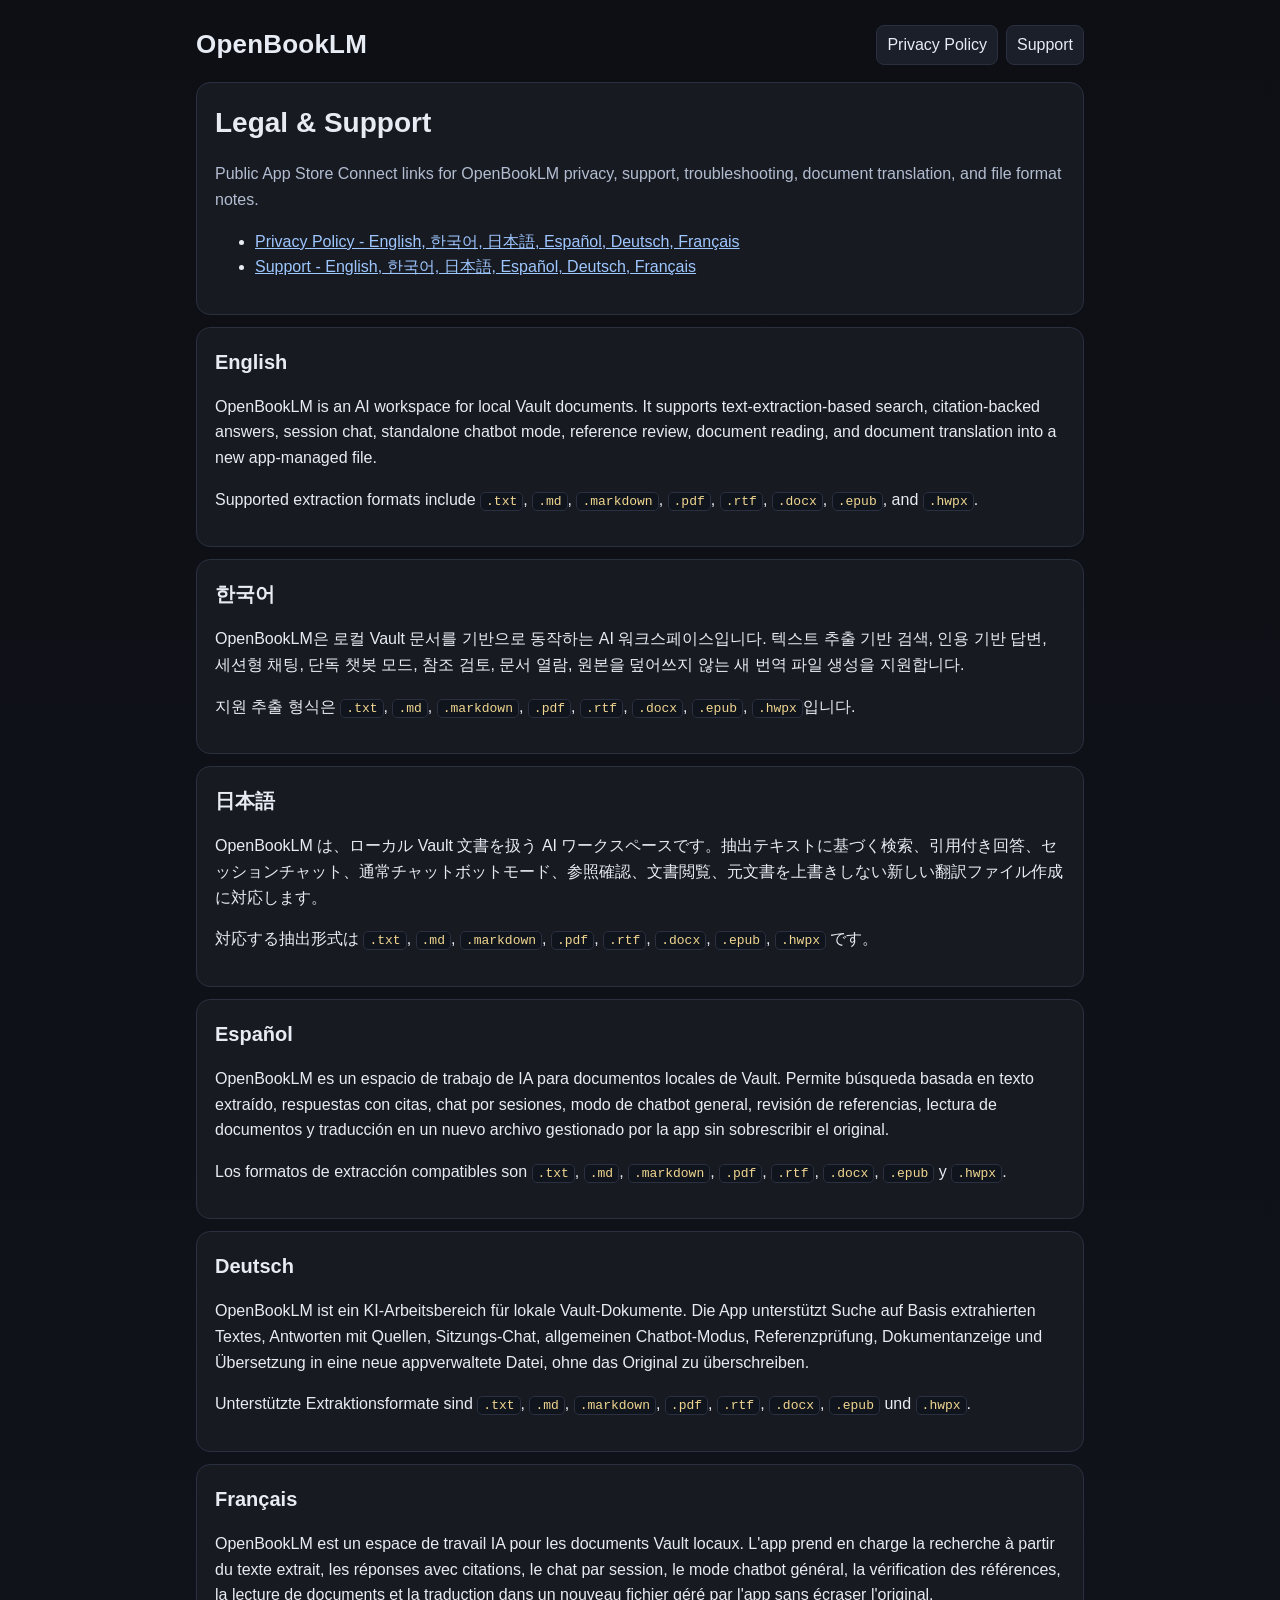
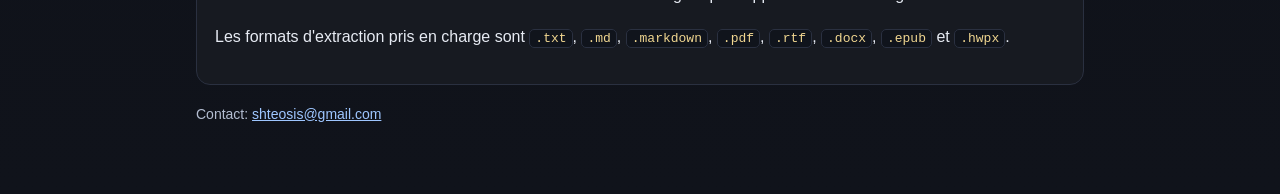
<file: index.html>
<!doctype html>
<html lang="en">
<head>
  <meta charset="utf-8" />
  <meta name="viewport" content="width=device-width, initial-scale=1" />
  <title>OpenBookLM - Legal & Support</title>
  <link rel="stylesheet" href="./styles.css" />
</head>
<body>
  <main class="wrap">
    <div class="top">
      <div class="brand">OpenBookLM</div>
      <nav class="links">
        <a href="./privacy.html">Privacy Policy</a>
        <a href="./support.html">Support</a>
      </nav>
    </div>

    <section class="card">
      <h1>Legal & Support</h1>
      <p class="muted">Public App Store Connect links for OpenBookLM privacy, support, troubleshooting, document translation, and file format notes.</p>
      <ul>
        <li><a href="./privacy.html">Privacy Policy - English, 한국어, 日本語, Español, Deutsch, Français</a></li>
        <li><a href="./support.html">Support - English, 한국어, 日本語, Español, Deutsch, Français</a></li>
      </ul>
    </section>

    <section class="card">
      <h2>English</h2>
      <p>OpenBookLM is an AI workspace for local Vault documents. It supports text-extraction-based search, citation-backed answers, session chat, standalone chatbot mode, reference review, document reading, and document translation into a new app-managed file.</p>
      <p>Supported extraction formats include <code>.txt</code>, <code>.md</code>, <code>.markdown</code>, <code>.pdf</code>, <code>.rtf</code>, <code>.docx</code>, <code>.epub</code>, and <code>.hwpx</code>.</p>
    </section>

    <section class="card">
      <h2>한국어</h2>
      <p>OpenBookLM은 로컬 Vault 문서를 기반으로 동작하는 AI 워크스페이스입니다. 텍스트 추출 기반 검색, 인용 기반 답변, 세션형 채팅, 단독 챗봇 모드, 참조 검토, 문서 열람, 원본을 덮어쓰지 않는 새 번역 파일 생성을 지원합니다.</p>
      <p>지원 추출 형식은 <code>.txt</code>, <code>.md</code>, <code>.markdown</code>, <code>.pdf</code>, <code>.rtf</code>, <code>.docx</code>, <code>.epub</code>, <code>.hwpx</code>입니다.</p>
    </section>

    <section class="card">
      <h2>日本語</h2>
      <p>OpenBookLM は、ローカル Vault 文書を扱う AI ワークスペースです。抽出テキストに基づく検索、引用付き回答、セッションチャット、通常チャットボットモード、参照確認、文書閲覧、元文書を上書きしない新しい翻訳ファイル作成に対応します。</p>
      <p>対応する抽出形式は <code>.txt</code>, <code>.md</code>, <code>.markdown</code>, <code>.pdf</code>, <code>.rtf</code>, <code>.docx</code>, <code>.epub</code>, <code>.hwpx</code> です。</p>
    </section>

    <section class="card">
      <h2>Español</h2>
      <p>OpenBookLM es un espacio de trabajo de IA para documentos locales de Vault. Permite búsqueda basada en texto extraído, respuestas con citas, chat por sesiones, modo de chatbot general, revisión de referencias, lectura de documentos y traducción en un nuevo archivo gestionado por la app sin sobrescribir el original.</p>
      <p>Los formatos de extracción compatibles son <code>.txt</code>, <code>.md</code>, <code>.markdown</code>, <code>.pdf</code>, <code>.rtf</code>, <code>.docx</code>, <code>.epub</code> y <code>.hwpx</code>.</p>
    </section>

    <section class="card">
      <h2>Deutsch</h2>
      <p>OpenBookLM ist ein KI-Arbeitsbereich für lokale Vault-Dokumente. Die App unterstützt Suche auf Basis extrahierten Textes, Antworten mit Quellen, Sitzungs-Chat, allgemeinen Chatbot-Modus, Referenzprüfung, Dokumentanzeige und Übersetzung in eine neue appverwaltete Datei, ohne das Original zu überschreiben.</p>
      <p>Unterstützte Extraktionsformate sind <code>.txt</code>, <code>.md</code>, <code>.markdown</code>, <code>.pdf</code>, <code>.rtf</code>, <code>.docx</code>, <code>.epub</code> und <code>.hwpx</code>.</p>
    </section>

    <section class="card">
      <h2>Français</h2>
      <p>OpenBookLM est un espace de travail IA pour les documents Vault locaux. L'app prend en charge la recherche à partir du texte extrait, les réponses avec citations, le chat par session, le mode chatbot général, la vérification des références, la lecture de documents et la traduction dans un nouveau fichier géré par l'app sans écraser l'original.</p>
      <p>Les formats d'extraction pris en charge sont <code>.txt</code>, <code>.md</code>, <code>.markdown</code>, <code>.pdf</code>, <code>.rtf</code>, <code>.docx</code>, <code>.epub</code> et <code>.hwpx</code>.</p>
    </section>

    <p class="footer">Contact: <a href="mailto:shteosis@gmail.com">shteosis@gmail.com</a></p>
  </main>
</body>
</html>
</file>
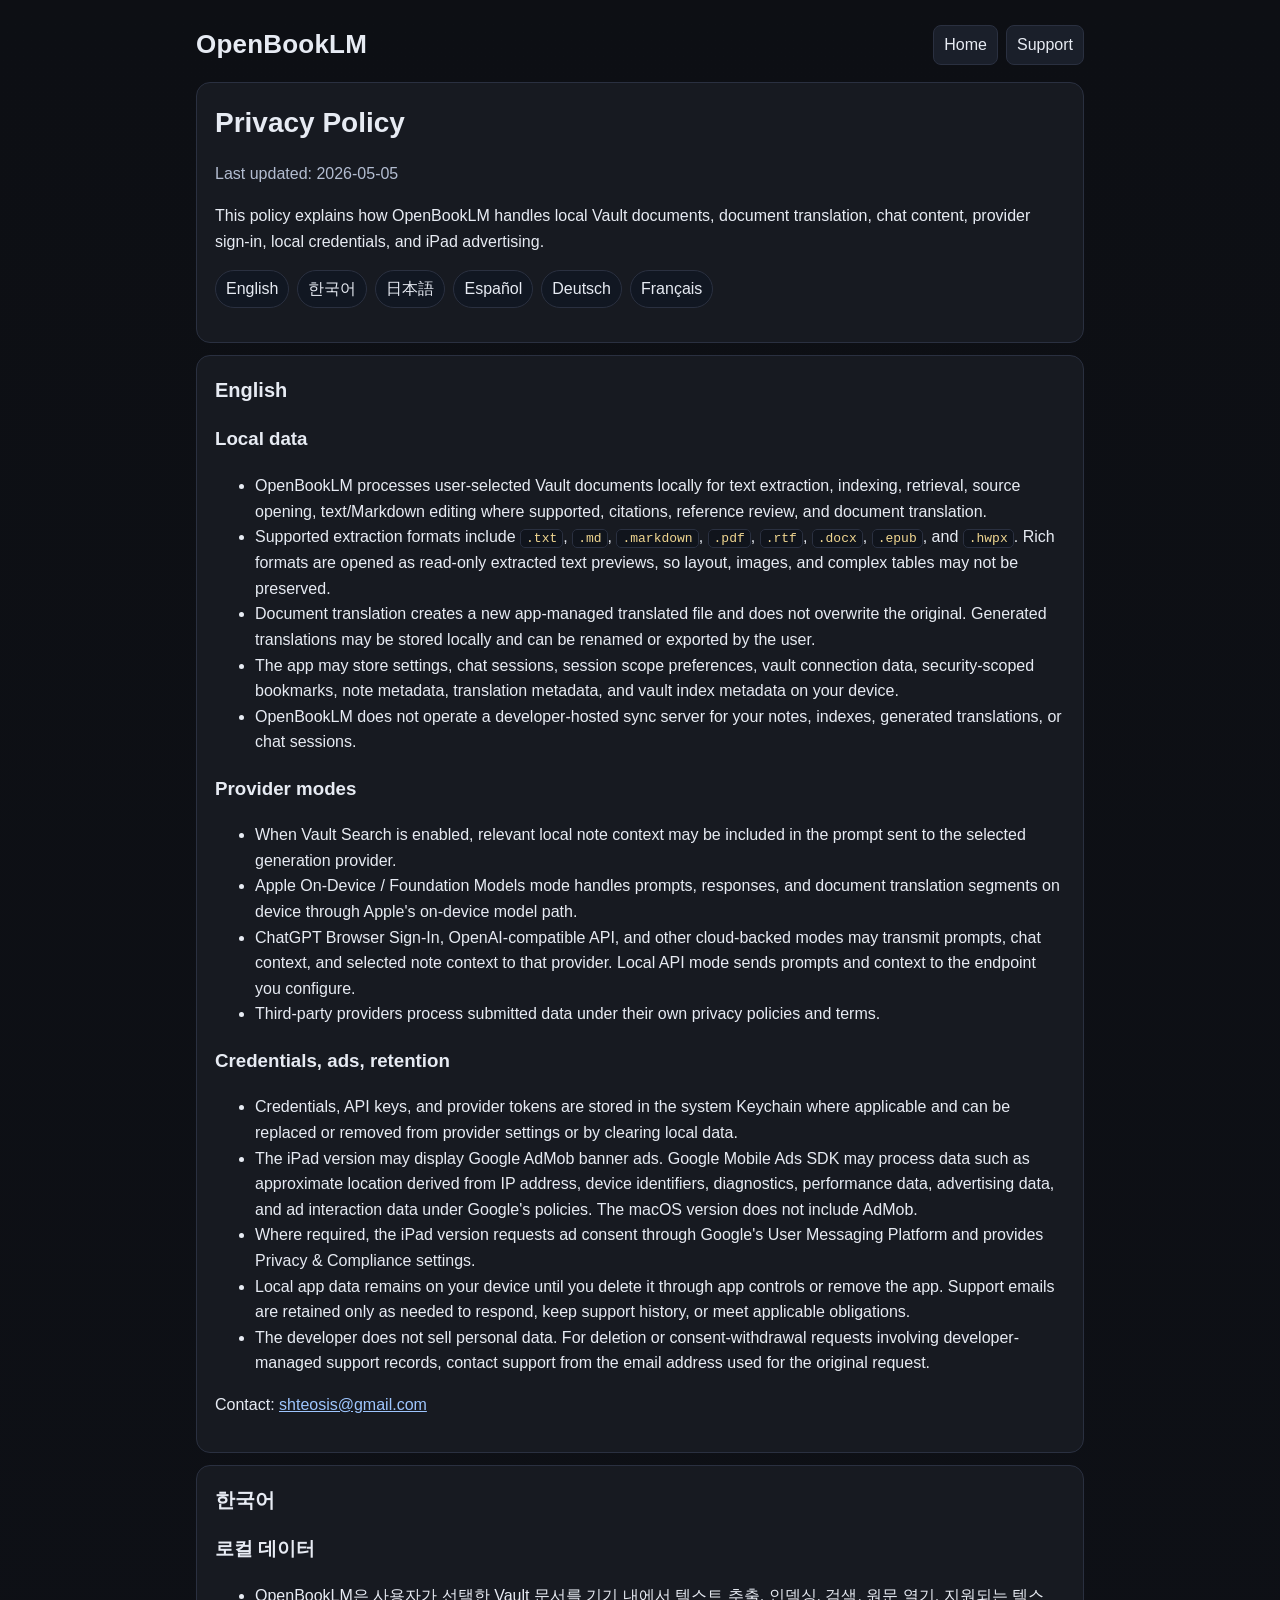
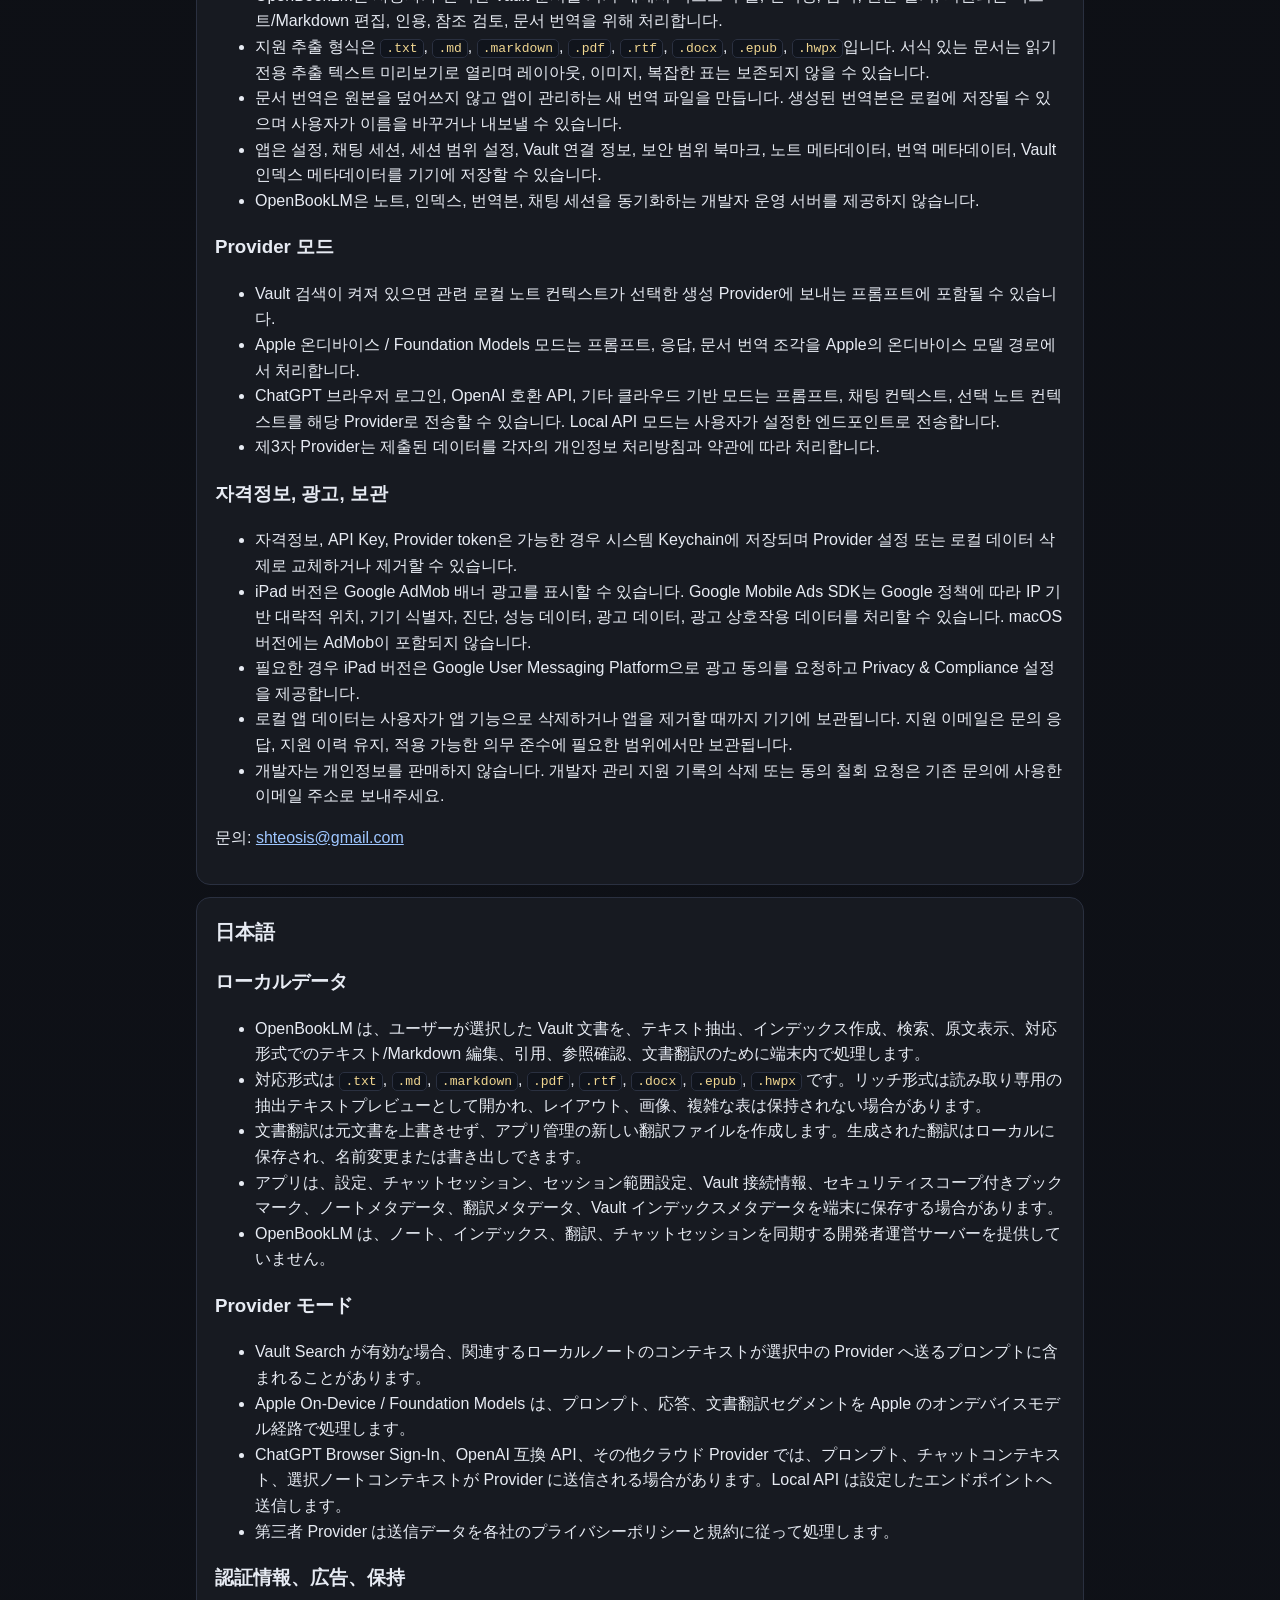
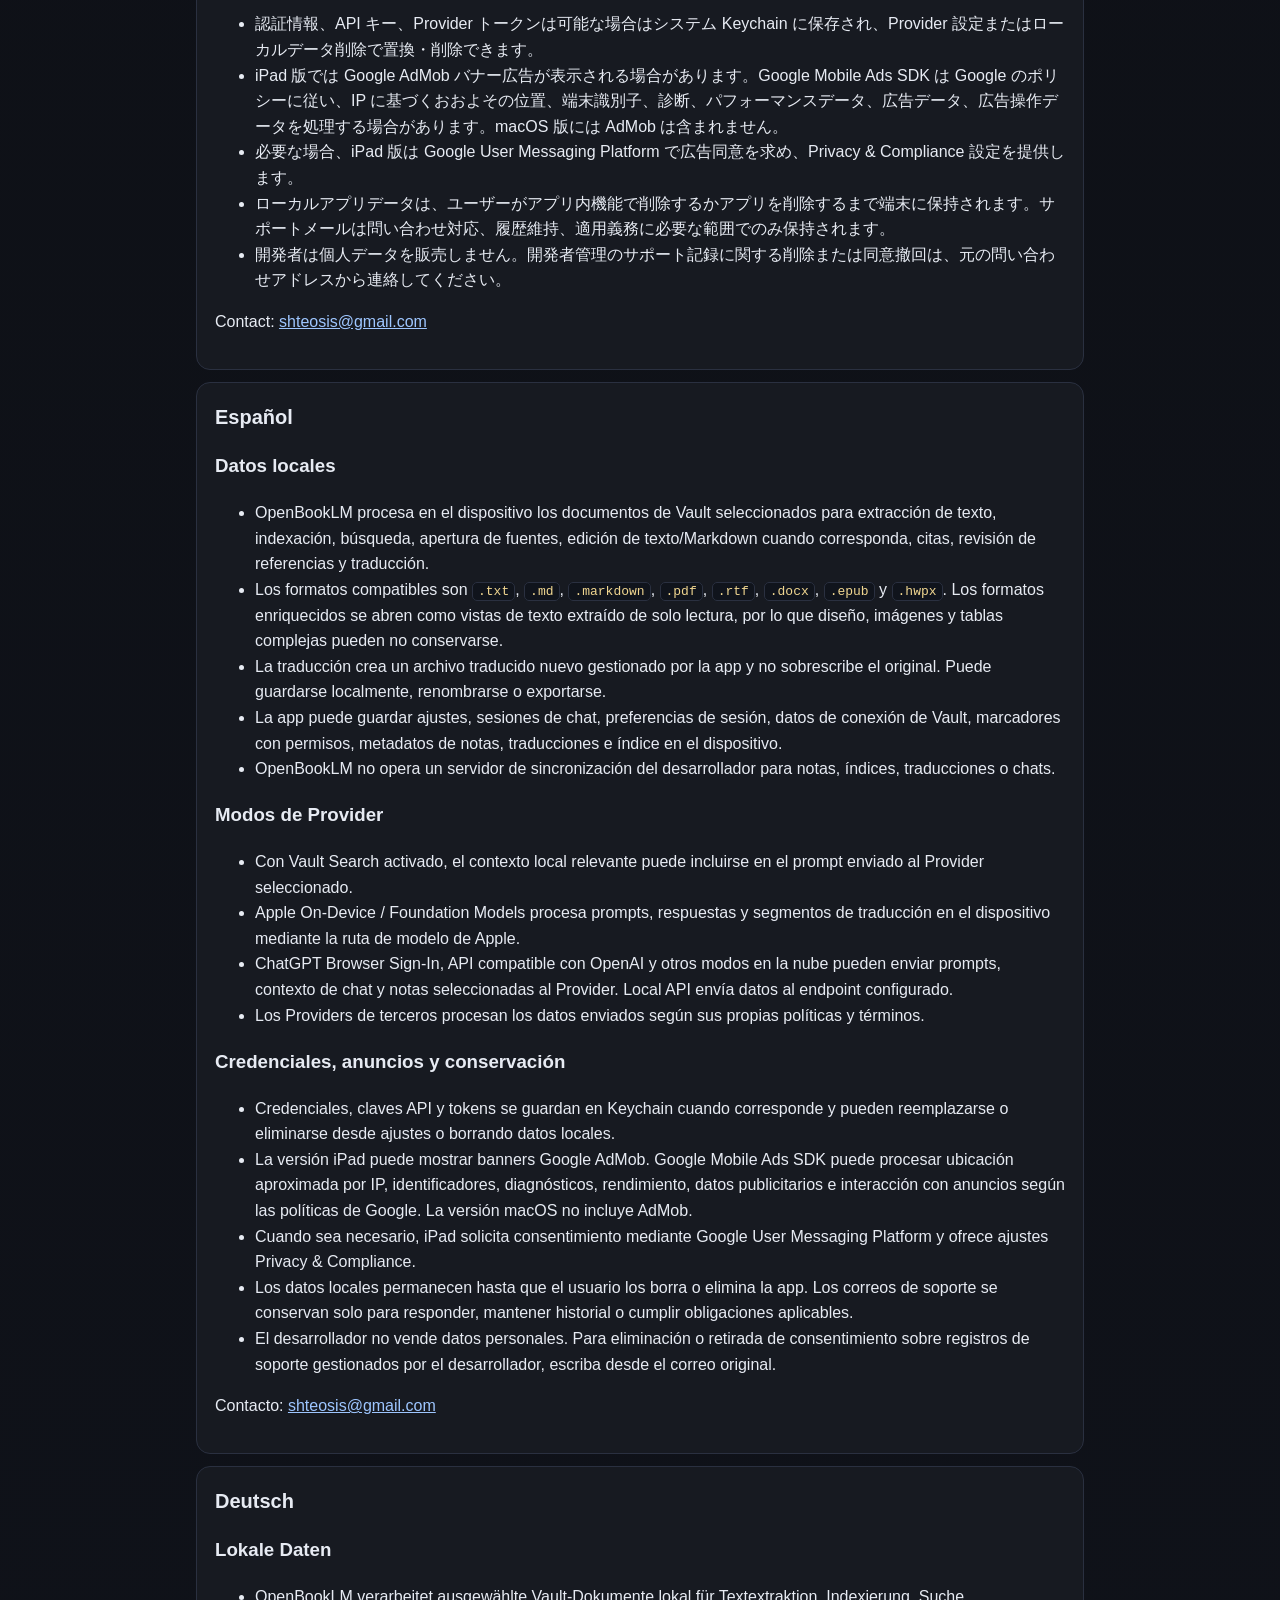
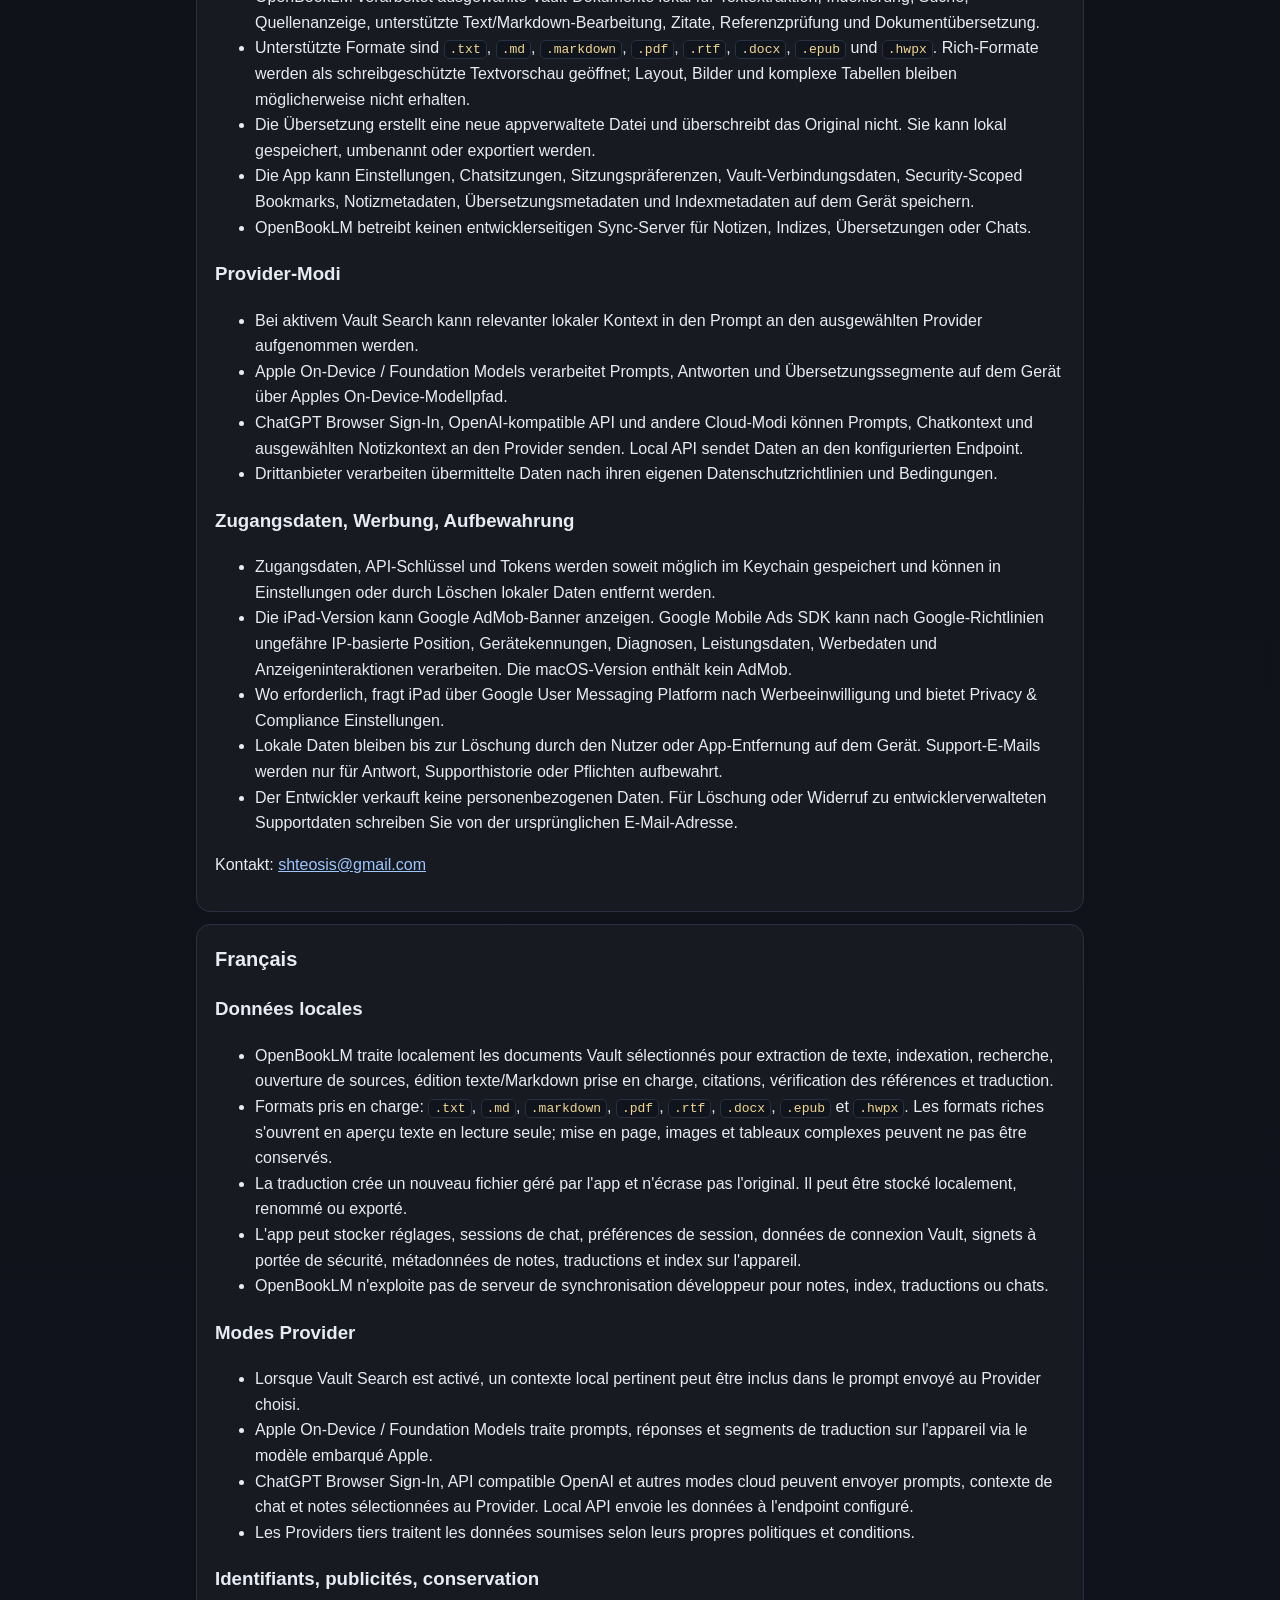
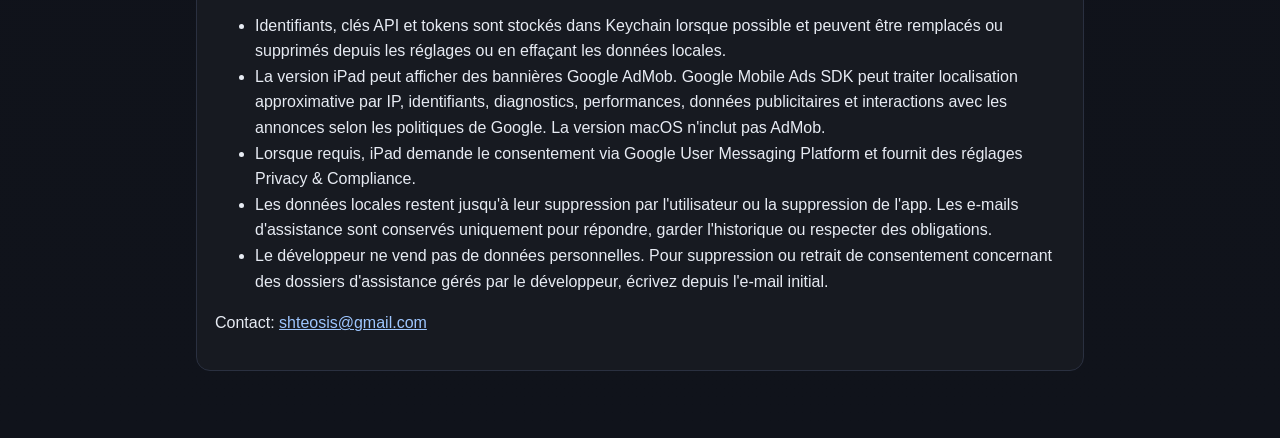
<file: privacy.html>
<!doctype html>
<html lang="en">
<head>
  <meta charset="utf-8" />
  <meta name="viewport" content="width=device-width, initial-scale=1" />
  <title>OpenBookLM Privacy Policy</title>
  <link rel="stylesheet" href="./styles.css" />
</head>
<body>
  <main class="wrap">
    <div class="top">
      <div class="brand">OpenBookLM</div>
      <nav class="links">
        <a href="./index.html">Home</a>
        <a href="./support.html">Support</a>
      </nav>
    </div>

    <section class="card">
      <h1>Privacy Policy</h1>
      <p class="muted">Last updated: 2026-05-05</p>
      <p>This policy explains how OpenBookLM handles local Vault documents, document translation, chat content, provider sign-in, local credentials, and iPad advertising.</p>
      <p class="language-nav"><a href="#en">English</a><a href="#ko">한국어</a><a href="#ja">日本語</a><a href="#es">Español</a><a href="#de">Deutsch</a><a href="#fr">Français</a></p>
    </section>

    <section class="card" id="en">
      <h2>English</h2>
      <h3>Local data</h3>
      <ul>
        <li>OpenBookLM processes user-selected Vault documents locally for text extraction, indexing, retrieval, source opening, text/Markdown editing where supported, citations, reference review, and document translation.</li>
        <li>Supported extraction formats include <code>.txt</code>, <code>.md</code>, <code>.markdown</code>, <code>.pdf</code>, <code>.rtf</code>, <code>.docx</code>, <code>.epub</code>, and <code>.hwpx</code>. Rich formats are opened as read-only extracted text previews, so layout, images, and complex tables may not be preserved.</li>
        <li>Document translation creates a new app-managed translated file and does not overwrite the original. Generated translations may be stored locally and can be renamed or exported by the user.</li>
        <li>The app may store settings, chat sessions, session scope preferences, vault connection data, security-scoped bookmarks, note metadata, translation metadata, and vault index metadata on your device.</li>
        <li>OpenBookLM does not operate a developer-hosted sync server for your notes, indexes, generated translations, or chat sessions.</li>
      </ul>
      <h3>Provider modes</h3>
      <ul>
        <li>When Vault Search is enabled, relevant local note context may be included in the prompt sent to the selected generation provider.</li>
        <li>Apple On-Device / Foundation Models mode handles prompts, responses, and document translation segments on device through Apple's on-device model path.</li>
        <li>ChatGPT Browser Sign-In, OpenAI-compatible API, and other cloud-backed modes may transmit prompts, chat context, and selected note context to that provider. Local API mode sends prompts and context to the endpoint you configure.</li>
        <li>Third-party providers process submitted data under their own privacy policies and terms.</li>
      </ul>
      <h3>Credentials, ads, retention</h3>
      <ul>
        <li>Credentials, API keys, and provider tokens are stored in the system Keychain where applicable and can be replaced or removed from provider settings or by clearing local data.</li>
        <li>The iPad version may display Google AdMob banner ads. Google Mobile Ads SDK may process data such as approximate location derived from IP address, device identifiers, diagnostics, performance data, advertising data, and ad interaction data under Google's policies. The macOS version does not include AdMob.</li>
        <li>Where required, the iPad version requests ad consent through Google's User Messaging Platform and provides Privacy &amp; Compliance settings.</li>
        <li>Local app data remains on your device until you delete it through app controls or remove the app. Support emails are retained only as needed to respond, keep support history, or meet applicable obligations.</li>
        <li>The developer does not sell personal data. For deletion or consent-withdrawal requests involving developer-managed support records, contact support from the email address used for the original request.</li>
      </ul>
      <p>Contact: <a href="mailto:shteosis@gmail.com">shteosis@gmail.com</a></p>
    </section>

    <section class="card" id="ko">
      <h2>한국어</h2>
      <h3>로컬 데이터</h3>
      <ul>
        <li>OpenBookLM은 사용자가 선택한 Vault 문서를 기기 내에서 텍스트 추출, 인덱싱, 검색, 원문 열기, 지원되는 텍스트/Markdown 편집, 인용, 참조 검토, 문서 번역을 위해 처리합니다.</li>
        <li>지원 추출 형식은 <code>.txt</code>, <code>.md</code>, <code>.markdown</code>, <code>.pdf</code>, <code>.rtf</code>, <code>.docx</code>, <code>.epub</code>, <code>.hwpx</code>입니다. 서식 있는 문서는 읽기 전용 추출 텍스트 미리보기로 열리며 레이아웃, 이미지, 복잡한 표는 보존되지 않을 수 있습니다.</li>
        <li>문서 번역은 원본을 덮어쓰지 않고 앱이 관리하는 새 번역 파일을 만듭니다. 생성된 번역본은 로컬에 저장될 수 있으며 사용자가 이름을 바꾸거나 내보낼 수 있습니다.</li>
        <li>앱은 설정, 채팅 세션, 세션 범위 설정, Vault 연결 정보, 보안 범위 북마크, 노트 메타데이터, 번역 메타데이터, Vault 인덱스 메타데이터를 기기에 저장할 수 있습니다.</li>
        <li>OpenBookLM은 노트, 인덱스, 번역본, 채팅 세션을 동기화하는 개발자 운영 서버를 제공하지 않습니다.</li>
      </ul>
      <h3>Provider 모드</h3>
      <ul>
        <li>Vault 검색이 켜져 있으면 관련 로컬 노트 컨텍스트가 선택한 생성 Provider에 보내는 프롬프트에 포함될 수 있습니다.</li>
        <li>Apple 온디바이스 / Foundation Models 모드는 프롬프트, 응답, 문서 번역 조각을 Apple의 온디바이스 모델 경로에서 처리합니다.</li>
        <li>ChatGPT 브라우저 로그인, OpenAI 호환 API, 기타 클라우드 기반 모드는 프롬프트, 채팅 컨텍스트, 선택 노트 컨텍스트를 해당 Provider로 전송할 수 있습니다. Local API 모드는 사용자가 설정한 엔드포인트로 전송합니다.</li>
        <li>제3자 Provider는 제출된 데이터를 각자의 개인정보 처리방침과 약관에 따라 처리합니다.</li>
      </ul>
      <h3>자격정보, 광고, 보관</h3>
      <ul>
        <li>자격정보, API Key, Provider token은 가능한 경우 시스템 Keychain에 저장되며 Provider 설정 또는 로컬 데이터 삭제로 교체하거나 제거할 수 있습니다.</li>
        <li>iPad 버전은 Google AdMob 배너 광고를 표시할 수 있습니다. Google Mobile Ads SDK는 Google 정책에 따라 IP 기반 대략적 위치, 기기 식별자, 진단, 성능 데이터, 광고 데이터, 광고 상호작용 데이터를 처리할 수 있습니다. macOS 버전에는 AdMob이 포함되지 않습니다.</li>
        <li>필요한 경우 iPad 버전은 Google User Messaging Platform으로 광고 동의를 요청하고 Privacy &amp; Compliance 설정을 제공합니다.</li>
        <li>로컬 앱 데이터는 사용자가 앱 기능으로 삭제하거나 앱을 제거할 때까지 기기에 보관됩니다. 지원 이메일은 문의 응답, 지원 이력 유지, 적용 가능한 의무 준수에 필요한 범위에서만 보관됩니다.</li>
        <li>개발자는 개인정보를 판매하지 않습니다. 개발자 관리 지원 기록의 삭제 또는 동의 철회 요청은 기존 문의에 사용한 이메일 주소로 보내주세요.</li>
      </ul>
      <p>문의: <a href="mailto:shteosis@gmail.com">shteosis@gmail.com</a></p>
    </section>

    <section class="card" id="ja">
      <h2>日本語</h2>
      <h3>ローカルデータ</h3>
      <ul>
        <li>OpenBookLM は、ユーザーが選択した Vault 文書を、テキスト抽出、インデックス作成、検索、原文表示、対応形式でのテキスト/Markdown 編集、引用、参照確認、文書翻訳のために端末内で処理します。</li>
        <li>対応形式は <code>.txt</code>, <code>.md</code>, <code>.markdown</code>, <code>.pdf</code>, <code>.rtf</code>, <code>.docx</code>, <code>.epub</code>, <code>.hwpx</code> です。リッチ形式は読み取り専用の抽出テキストプレビューとして開かれ、レイアウト、画像、複雑な表は保持されない場合があります。</li>
        <li>文書翻訳は元文書を上書きせず、アプリ管理の新しい翻訳ファイルを作成します。生成された翻訳はローカルに保存され、名前変更または書き出しできます。</li>
        <li>アプリは、設定、チャットセッション、セッション範囲設定、Vault 接続情報、セキュリティスコープ付きブックマーク、ノートメタデータ、翻訳メタデータ、Vault インデックスメタデータを端末に保存する場合があります。</li>
        <li>OpenBookLM は、ノート、インデックス、翻訳、チャットセッションを同期する開発者運営サーバーを提供していません。</li>
      </ul>
      <h3>Provider モード</h3>
      <ul>
        <li>Vault Search が有効な場合、関連するローカルノートのコンテキストが選択中の Provider へ送るプロンプトに含まれることがあります。</li>
        <li>Apple On-Device / Foundation Models は、プロンプト、応答、文書翻訳セグメントを Apple のオンデバイスモデル経路で処理します。</li>
        <li>ChatGPT Browser Sign-In、OpenAI 互換 API、その他クラウド Provider では、プロンプト、チャットコンテキスト、選択ノートコンテキストが Provider に送信される場合があります。Local API は設定したエンドポイントへ送信します。</li>
        <li>第三者 Provider は送信データを各社のプライバシーポリシーと規約に従って処理します。</li>
      </ul>
      <h3>認証情報、広告、保持</h3>
      <ul>
        <li>認証情報、API キー、Provider トークンは可能な場合はシステム Keychain に保存され、Provider 設定またはローカルデータ削除で置換・削除できます。</li>
        <li>iPad 版では Google AdMob バナー広告が表示される場合があります。Google Mobile Ads SDK は Google のポリシーに従い、IP に基づくおおよその位置、端末識別子、診断、パフォーマンスデータ、広告データ、広告操作データを処理する場合があります。macOS 版には AdMob は含まれません。</li>
        <li>必要な場合、iPad 版は Google User Messaging Platform で広告同意を求め、Privacy &amp; Compliance 設定を提供します。</li>
        <li>ローカルアプリデータは、ユーザーがアプリ内機能で削除するかアプリを削除するまで端末に保持されます。サポートメールは問い合わせ対応、履歴維持、適用義務に必要な範囲でのみ保持されます。</li>
        <li>開発者は個人データを販売しません。開発者管理のサポート記録に関する削除または同意撤回は、元の問い合わせアドレスから連絡してください。</li>
      </ul>
      <p>Contact: <a href="mailto:shteosis@gmail.com">shteosis@gmail.com</a></p>
    </section>

    <section class="card" id="es">
      <h2>Español</h2>
      <h3>Datos locales</h3>
      <ul>
        <li>OpenBookLM procesa en el dispositivo los documentos de Vault seleccionados para extracción de texto, indexación, búsqueda, apertura de fuentes, edición de texto/Markdown cuando corresponda, citas, revisión de referencias y traducción.</li>
        <li>Los formatos compatibles son <code>.txt</code>, <code>.md</code>, <code>.markdown</code>, <code>.pdf</code>, <code>.rtf</code>, <code>.docx</code>, <code>.epub</code> y <code>.hwpx</code>. Los formatos enriquecidos se abren como vistas de texto extraído de solo lectura, por lo que diseño, imágenes y tablas complejas pueden no conservarse.</li>
        <li>La traducción crea un archivo traducido nuevo gestionado por la app y no sobrescribe el original. Puede guardarse localmente, renombrarse o exportarse.</li>
        <li>La app puede guardar ajustes, sesiones de chat, preferencias de sesión, datos de conexión de Vault, marcadores con permisos, metadatos de notas, traducciones e índice en el dispositivo.</li>
        <li>OpenBookLM no opera un servidor de sincronización del desarrollador para notas, índices, traducciones o chats.</li>
      </ul>
      <h3>Modos de Provider</h3>
      <ul>
        <li>Con Vault Search activado, el contexto local relevante puede incluirse en el prompt enviado al Provider seleccionado.</li>
        <li>Apple On-Device / Foundation Models procesa prompts, respuestas y segmentos de traducción en el dispositivo mediante la ruta de modelo de Apple.</li>
        <li>ChatGPT Browser Sign-In, API compatible con OpenAI y otros modos en la nube pueden enviar prompts, contexto de chat y notas seleccionadas al Provider. Local API envía datos al endpoint configurado.</li>
        <li>Los Providers de terceros procesan los datos enviados según sus propias políticas y términos.</li>
      </ul>
      <h3>Credenciales, anuncios y conservación</h3>
      <ul>
        <li>Credenciales, claves API y tokens se guardan en Keychain cuando corresponde y pueden reemplazarse o eliminarse desde ajustes o borrando datos locales.</li>
        <li>La versión iPad puede mostrar banners Google AdMob. Google Mobile Ads SDK puede procesar ubicación aproximada por IP, identificadores, diagnósticos, rendimiento, datos publicitarios e interacción con anuncios según las políticas de Google. La versión macOS no incluye AdMob.</li>
        <li>Cuando sea necesario, iPad solicita consentimiento mediante Google User Messaging Platform y ofrece ajustes Privacy &amp; Compliance.</li>
        <li>Los datos locales permanecen hasta que el usuario los borra o elimina la app. Los correos de soporte se conservan solo para responder, mantener historial o cumplir obligaciones aplicables.</li>
        <li>El desarrollador no vende datos personales. Para eliminación o retirada de consentimiento sobre registros de soporte gestionados por el desarrollador, escriba desde el correo original.</li>
      </ul>
      <p>Contacto: <a href="mailto:shteosis@gmail.com">shteosis@gmail.com</a></p>
    </section>

    <section class="card" id="de">
      <h2>Deutsch</h2>
      <h3>Lokale Daten</h3>
      <ul>
        <li>OpenBookLM verarbeitet ausgewählte Vault-Dokumente lokal für Textextraktion, Indexierung, Suche, Quellenanzeige, unterstützte Text/Markdown-Bearbeitung, Zitate, Referenzprüfung und Dokumentübersetzung.</li>
        <li>Unterstützte Formate sind <code>.txt</code>, <code>.md</code>, <code>.markdown</code>, <code>.pdf</code>, <code>.rtf</code>, <code>.docx</code>, <code>.epub</code> und <code>.hwpx</code>. Rich-Formate werden als schreibgeschützte Textvorschau geöffnet; Layout, Bilder und komplexe Tabellen bleiben möglicherweise nicht erhalten.</li>
        <li>Die Übersetzung erstellt eine neue appverwaltete Datei und überschreibt das Original nicht. Sie kann lokal gespeichert, umbenannt oder exportiert werden.</li>
        <li>Die App kann Einstellungen, Chatsitzungen, Sitzungspräferenzen, Vault-Verbindungsdaten, Security-Scoped Bookmarks, Notizmetadaten, Übersetzungsmetadaten und Indexmetadaten auf dem Gerät speichern.</li>
        <li>OpenBookLM betreibt keinen entwicklerseitigen Sync-Server für Notizen, Indizes, Übersetzungen oder Chats.</li>
      </ul>
      <h3>Provider-Modi</h3>
      <ul>
        <li>Bei aktivem Vault Search kann relevanter lokaler Kontext in den Prompt an den ausgewählten Provider aufgenommen werden.</li>
        <li>Apple On-Device / Foundation Models verarbeitet Prompts, Antworten und Übersetzungssegmente auf dem Gerät über Apples On-Device-Modellpfad.</li>
        <li>ChatGPT Browser Sign-In, OpenAI-kompatible API und andere Cloud-Modi können Prompts, Chatkontext und ausgewählten Notizkontext an den Provider senden. Local API sendet Daten an den konfigurierten Endpoint.</li>
        <li>Drittanbieter verarbeiten übermittelte Daten nach ihren eigenen Datenschutzrichtlinien und Bedingungen.</li>
      </ul>
      <h3>Zugangsdaten, Werbung, Aufbewahrung</h3>
      <ul>
        <li>Zugangsdaten, API-Schlüssel und Tokens werden soweit möglich im Keychain gespeichert und können in Einstellungen oder durch Löschen lokaler Daten entfernt werden.</li>
        <li>Die iPad-Version kann Google AdMob-Banner anzeigen. Google Mobile Ads SDK kann nach Google-Richtlinien ungefähre IP-basierte Position, Gerätekennungen, Diagnosen, Leistungsdaten, Werbedaten und Anzeigeninteraktionen verarbeiten. Die macOS-Version enthält kein AdMob.</li>
        <li>Wo erforderlich, fragt iPad über Google User Messaging Platform nach Werbeeinwilligung und bietet Privacy &amp; Compliance Einstellungen.</li>
        <li>Lokale Daten bleiben bis zur Löschung durch den Nutzer oder App-Entfernung auf dem Gerät. Support-E-Mails werden nur für Antwort, Supporthistorie oder Pflichten aufbewahrt.</li>
        <li>Der Entwickler verkauft keine personenbezogenen Daten. Für Löschung oder Widerruf zu entwicklerverwalteten Supportdaten schreiben Sie von der ursprünglichen E-Mail-Adresse.</li>
      </ul>
      <p>Kontakt: <a href="mailto:shteosis@gmail.com">shteosis@gmail.com</a></p>
    </section>

    <section class="card" id="fr">
      <h2>Français</h2>
      <h3>Données locales</h3>
      <ul>
        <li>OpenBookLM traite localement les documents Vault sélectionnés pour extraction de texte, indexation, recherche, ouverture de sources, édition texte/Markdown prise en charge, citations, vérification des références et traduction.</li>
        <li>Formats pris en charge: <code>.txt</code>, <code>.md</code>, <code>.markdown</code>, <code>.pdf</code>, <code>.rtf</code>, <code>.docx</code>, <code>.epub</code> et <code>.hwpx</code>. Les formats riches s'ouvrent en aperçu texte en lecture seule; mise en page, images et tableaux complexes peuvent ne pas être conservés.</li>
        <li>La traduction crée un nouveau fichier géré par l'app et n'écrase pas l'original. Il peut être stocké localement, renommé ou exporté.</li>
        <li>L'app peut stocker réglages, sessions de chat, préférences de session, données de connexion Vault, signets à portée de sécurité, métadonnées de notes, traductions et index sur l'appareil.</li>
        <li>OpenBookLM n'exploite pas de serveur de synchronisation développeur pour notes, index, traductions ou chats.</li>
      </ul>
      <h3>Modes Provider</h3>
      <ul>
        <li>Lorsque Vault Search est activé, un contexte local pertinent peut être inclus dans le prompt envoyé au Provider choisi.</li>
        <li>Apple On-Device / Foundation Models traite prompts, réponses et segments de traduction sur l'appareil via le modèle embarqué Apple.</li>
        <li>ChatGPT Browser Sign-In, API compatible OpenAI et autres modes cloud peuvent envoyer prompts, contexte de chat et notes sélectionnées au Provider. Local API envoie les données à l'endpoint configuré.</li>
        <li>Les Providers tiers traitent les données soumises selon leurs propres politiques et conditions.</li>
      </ul>
      <h3>Identifiants, publicités, conservation</h3>
      <ul>
        <li>Identifiants, clés API et tokens sont stockés dans Keychain lorsque possible et peuvent être remplacés ou supprimés depuis les réglages ou en effaçant les données locales.</li>
        <li>La version iPad peut afficher des bannières Google AdMob. Google Mobile Ads SDK peut traiter localisation approximative par IP, identifiants, diagnostics, performances, données publicitaires et interactions avec les annonces selon les politiques de Google. La version macOS n'inclut pas AdMob.</li>
        <li>Lorsque requis, iPad demande le consentement via Google User Messaging Platform et fournit des réglages Privacy &amp; Compliance.</li>
        <li>Les données locales restent jusqu'à leur suppression par l'utilisateur ou la suppression de l'app. Les e-mails d'assistance sont conservés uniquement pour répondre, garder l'historique ou respecter des obligations.</li>
        <li>Le développeur ne vend pas de données personnelles. Pour suppression ou retrait de consentement concernant des dossiers d'assistance gérés par le développeur, écrivez depuis l'e-mail initial.</li>
      </ul>
      <p>Contact: <a href="mailto:shteosis@gmail.com">shteosis@gmail.com</a></p>
    </section>
  </main>
</body>
</html>
</file>
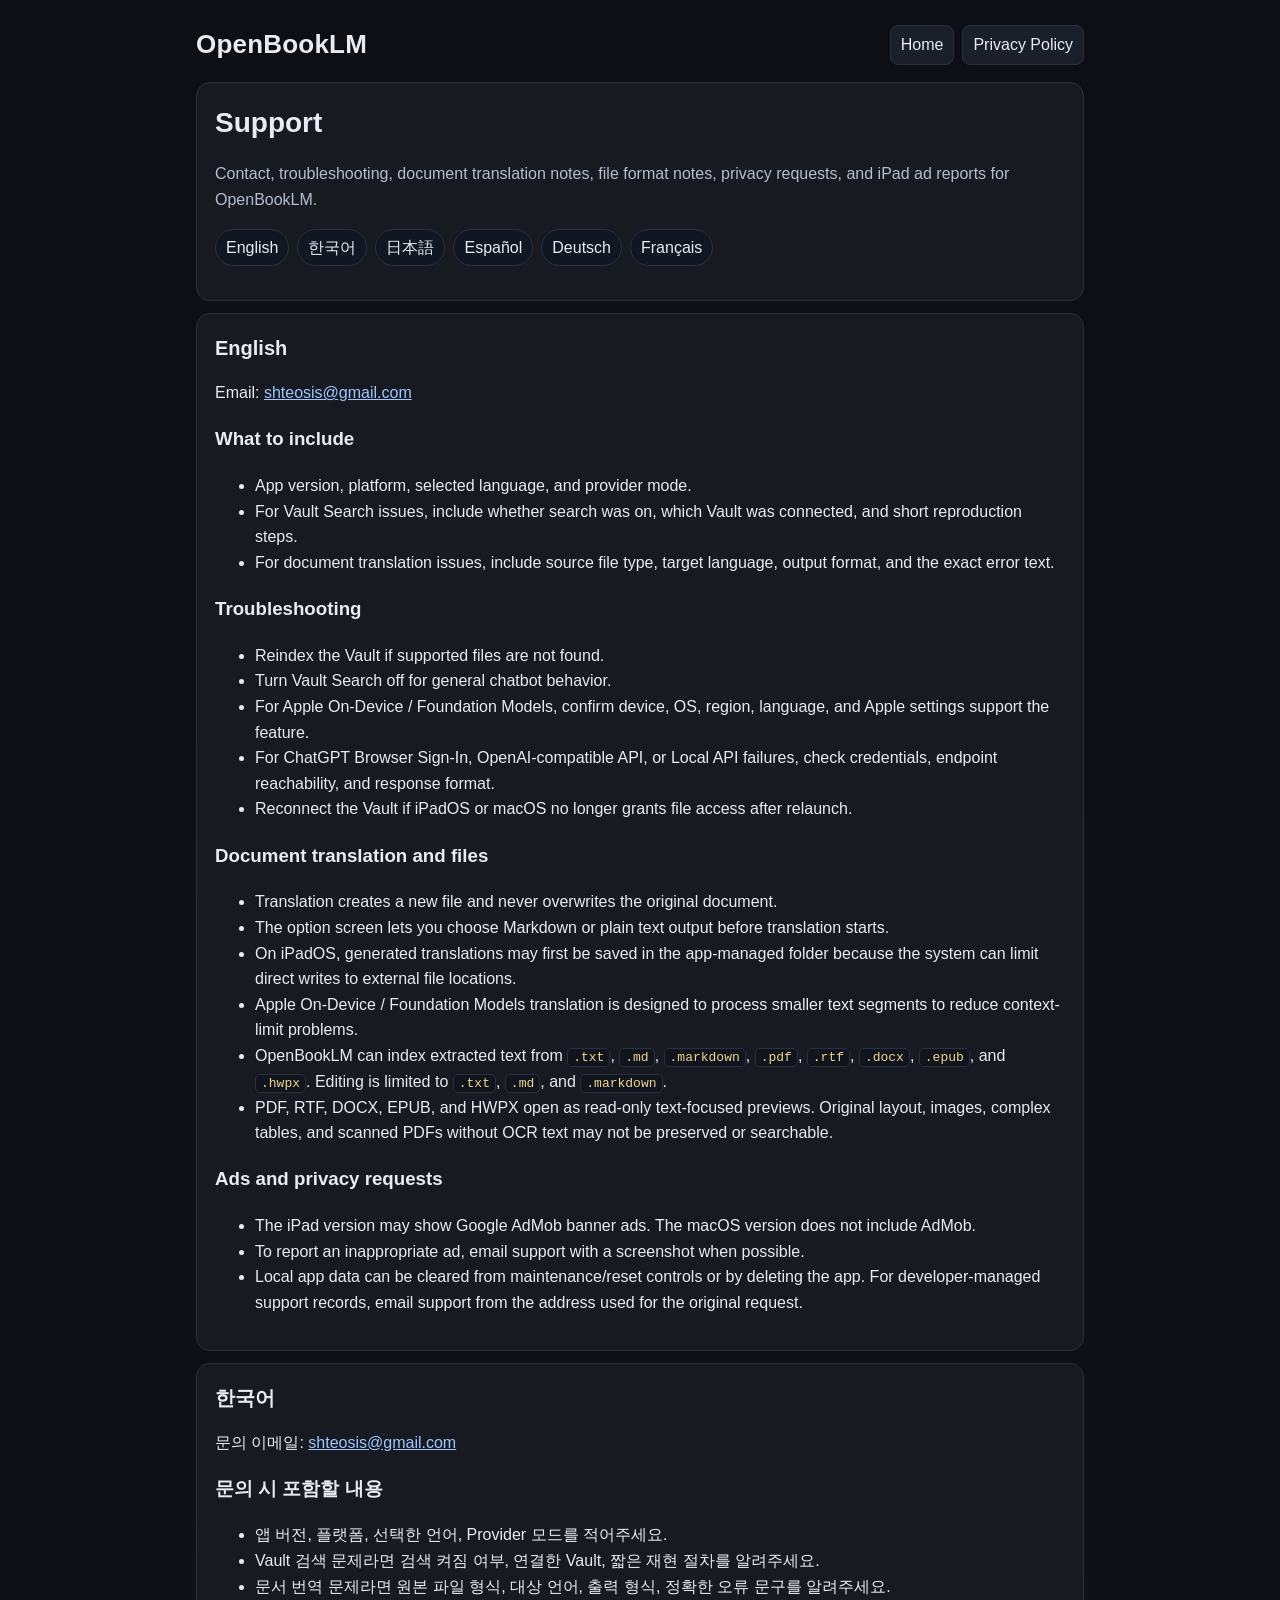
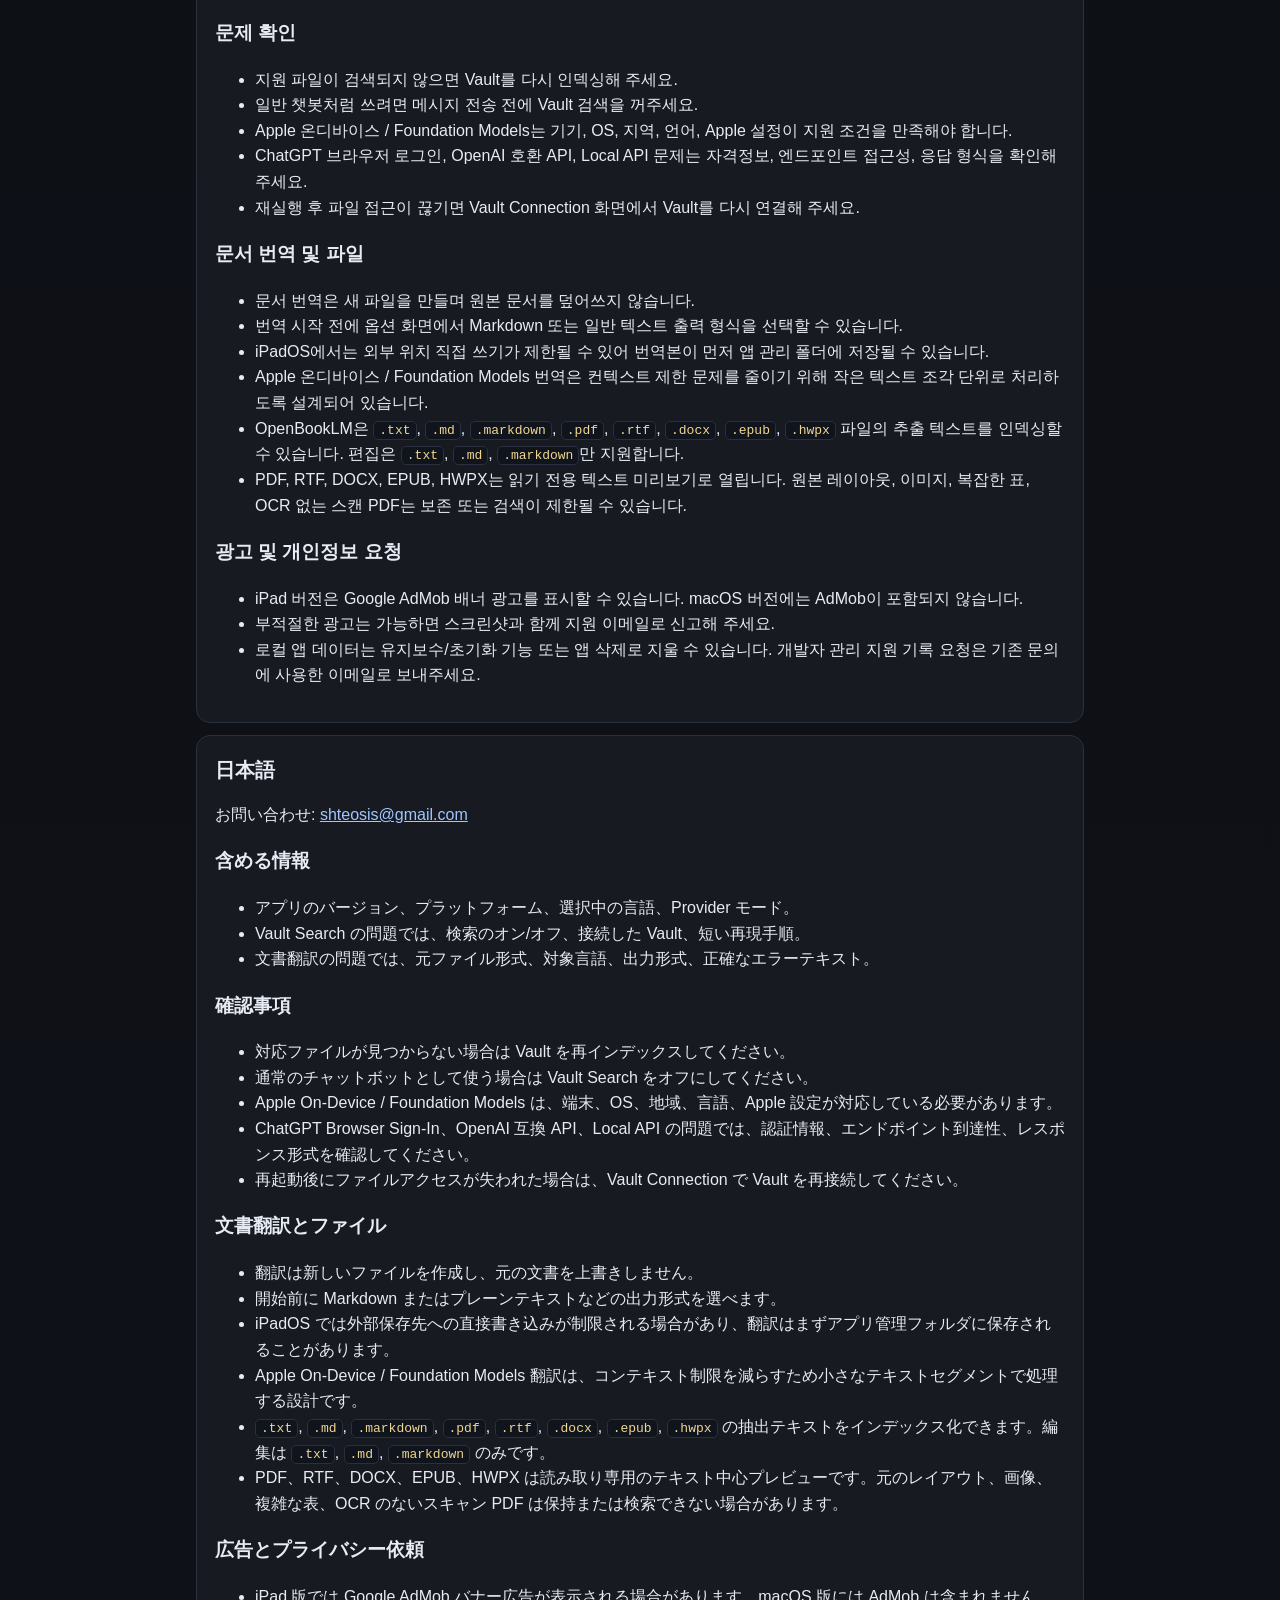
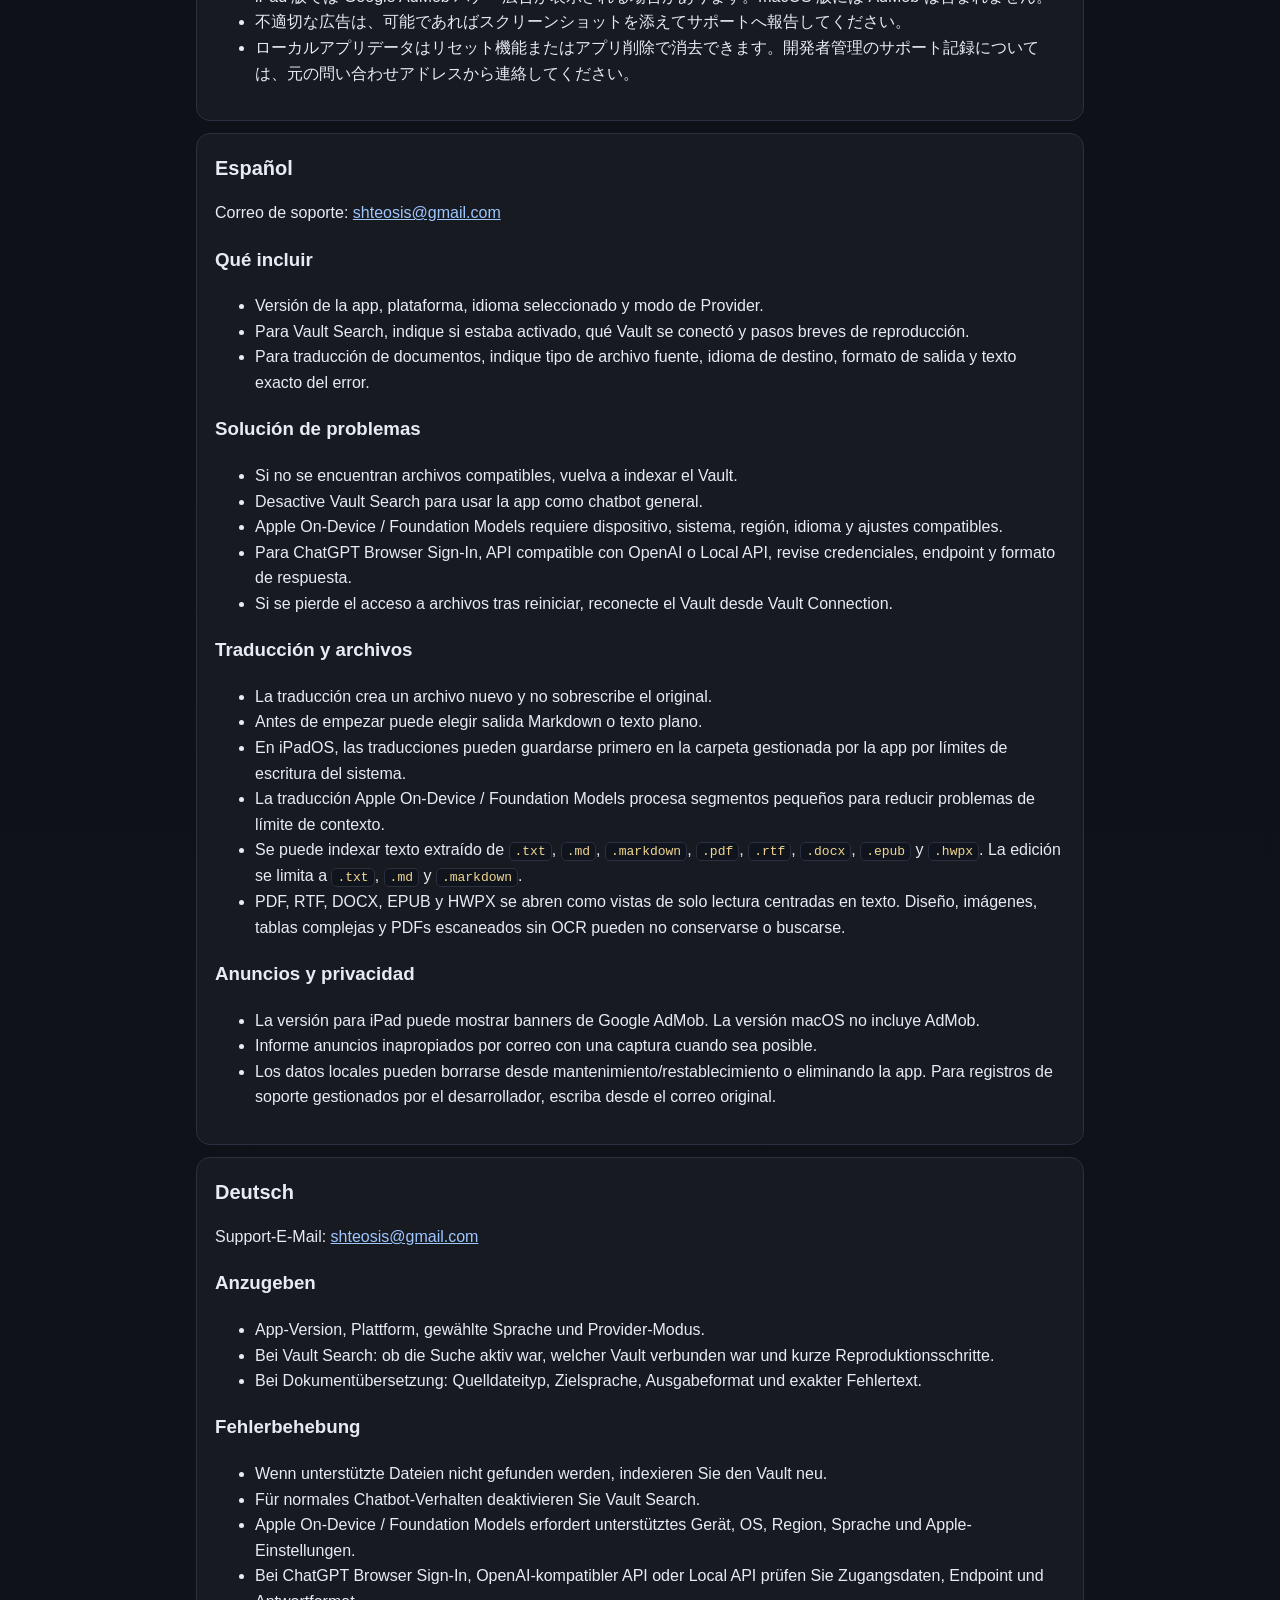
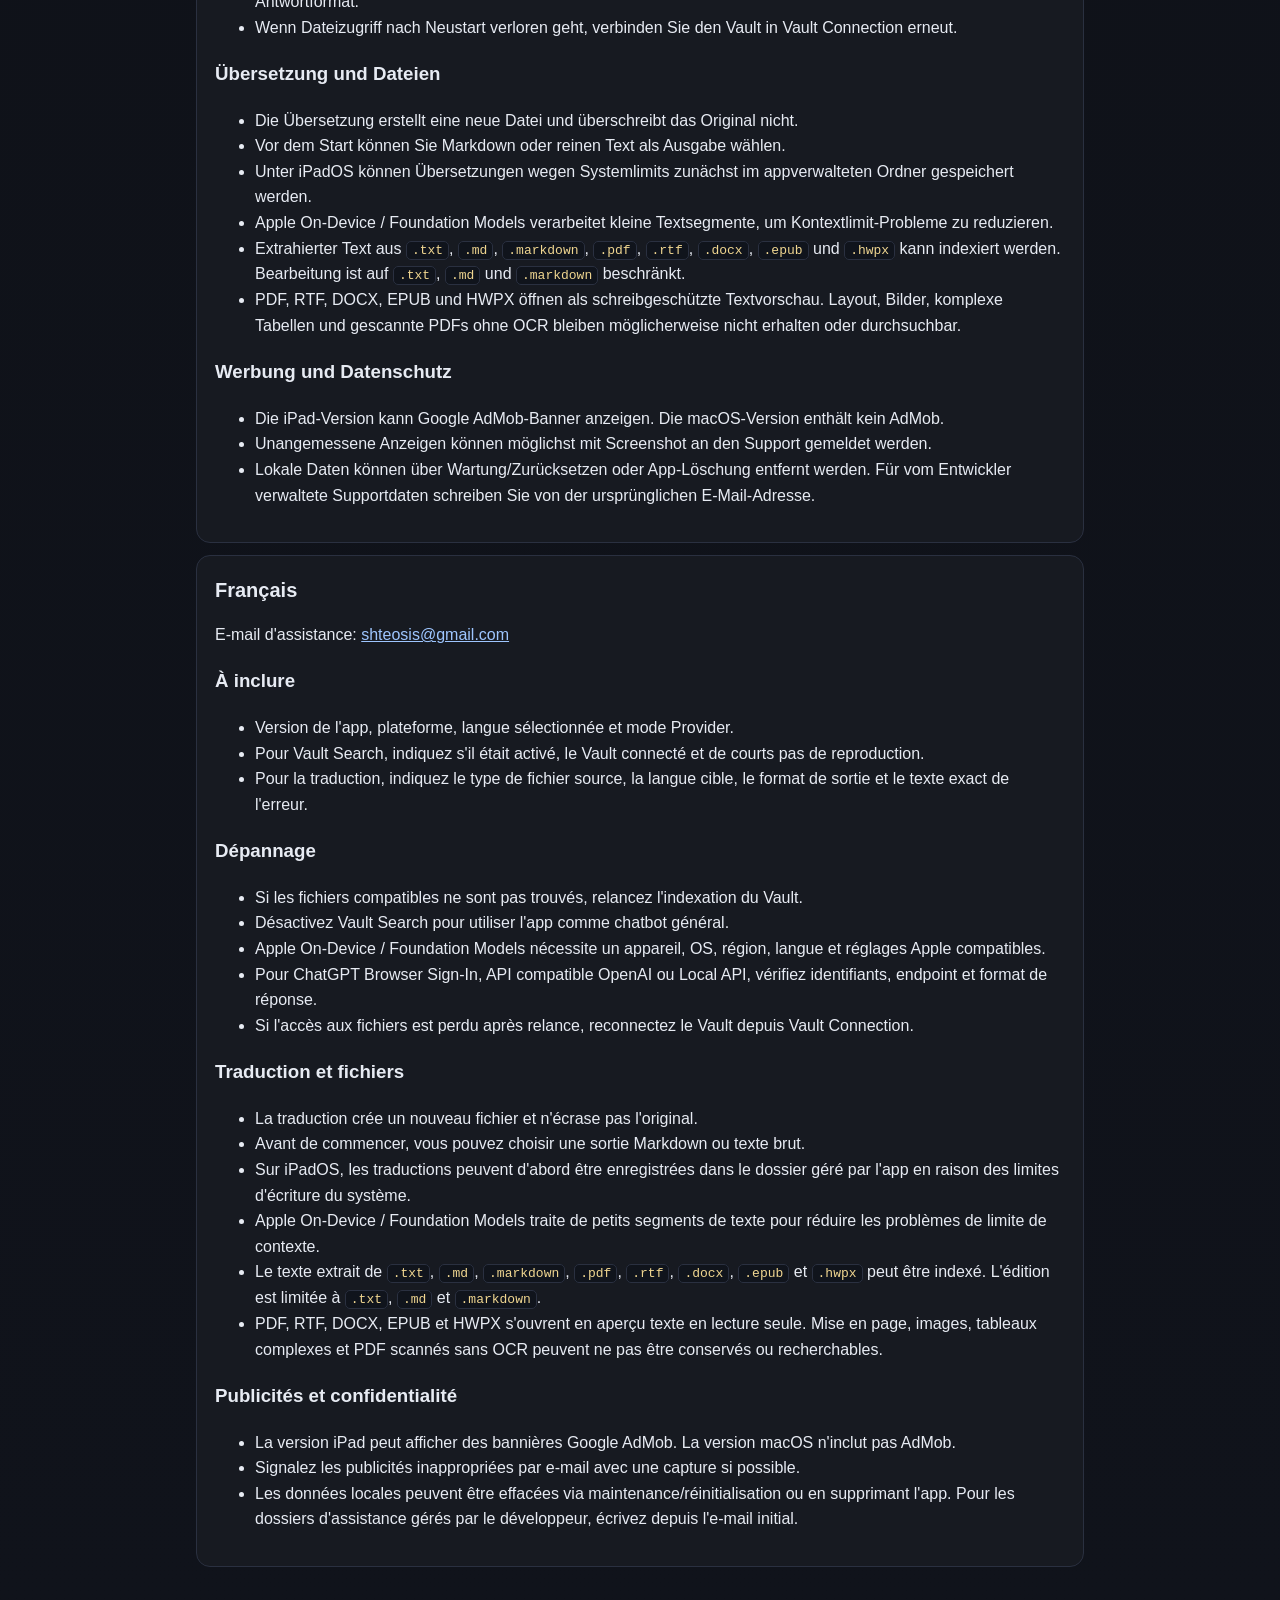
<file: support.html>
<!doctype html>
<html lang="en">
<head>
  <meta charset="utf-8" />
  <meta name="viewport" content="width=device-width, initial-scale=1" />
  <title>OpenBookLM Support</title>
  <link rel="stylesheet" href="./styles.css" />
</head>
<body>
  <main class="wrap">
    <div class="top">
      <div class="brand">OpenBookLM</div>
      <nav class="links">
        <a href="./index.html">Home</a>
        <a href="./privacy.html">Privacy Policy</a>
      </nav>
    </div>

    <section class="card">
      <h1>Support</h1>
      <p class="muted">Contact, troubleshooting, document translation notes, file format notes, privacy requests, and iPad ad reports for OpenBookLM.</p>
      <p class="language-nav"><a href="#en">English</a><a href="#ko">한국어</a><a href="#ja">日本語</a><a href="#es">Español</a><a href="#de">Deutsch</a><a href="#fr">Français</a></p>
    </section>

    <section class="card" id="en">
      <h2>English</h2>
      <p>Email: <a href="mailto:shteosis@gmail.com">shteosis@gmail.com</a></p>
      <h3>What to include</h3>
      <ul>
        <li>App version, platform, selected language, and provider mode.</li>
        <li>For Vault Search issues, include whether search was on, which Vault was connected, and short reproduction steps.</li>
        <li>For document translation issues, include source file type, target language, output format, and the exact error text.</li>
      </ul>
      <h3>Troubleshooting</h3>
      <ul>
        <li>Reindex the Vault if supported files are not found.</li>
        <li>Turn Vault Search off for general chatbot behavior.</li>
        <li>For Apple On-Device / Foundation Models, confirm device, OS, region, language, and Apple settings support the feature.</li>
        <li>For ChatGPT Browser Sign-In, OpenAI-compatible API, or Local API failures, check credentials, endpoint reachability, and response format.</li>
        <li>Reconnect the Vault if iPadOS or macOS no longer grants file access after relaunch.</li>
      </ul>
      <h3>Document translation and files</h3>
      <ul>
        <li>Translation creates a new file and never overwrites the original document.</li>
        <li>The option screen lets you choose Markdown or plain text output before translation starts.</li>
        <li>On iPadOS, generated translations may first be saved in the app-managed folder because the system can limit direct writes to external file locations.</li>
        <li>Apple On-Device / Foundation Models translation is designed to process smaller text segments to reduce context-limit problems.</li>
        <li>OpenBookLM can index extracted text from <code>.txt</code>, <code>.md</code>, <code>.markdown</code>, <code>.pdf</code>, <code>.rtf</code>, <code>.docx</code>, <code>.epub</code>, and <code>.hwpx</code>. Editing is limited to <code>.txt</code>, <code>.md</code>, and <code>.markdown</code>.</li>
        <li>PDF, RTF, DOCX, EPUB, and HWPX open as read-only text-focused previews. Original layout, images, complex tables, and scanned PDFs without OCR text may not be preserved or searchable.</li>
      </ul>
      <h3>Ads and privacy requests</h3>
      <ul>
        <li>The iPad version may show Google AdMob banner ads. The macOS version does not include AdMob.</li>
        <li>To report an inappropriate ad, email support with a screenshot when possible.</li>
        <li>Local app data can be cleared from maintenance/reset controls or by deleting the app. For developer-managed support records, email support from the address used for the original request.</li>
      </ul>
    </section>

    <section class="card" id="ko">
      <h2>한국어</h2>
      <p>문의 이메일: <a href="mailto:shteosis@gmail.com">shteosis@gmail.com</a></p>
      <h3>문의 시 포함할 내용</h3>
      <ul>
        <li>앱 버전, 플랫폼, 선택한 언어, Provider 모드를 적어주세요.</li>
        <li>Vault 검색 문제라면 검색 켜짐 여부, 연결한 Vault, 짧은 재현 절차를 알려주세요.</li>
        <li>문서 번역 문제라면 원본 파일 형식, 대상 언어, 출력 형식, 정확한 오류 문구를 알려주세요.</li>
      </ul>
      <h3>문제 확인</h3>
      <ul>
        <li>지원 파일이 검색되지 않으면 Vault를 다시 인덱싱해 주세요.</li>
        <li>일반 챗봇처럼 쓰려면 메시지 전송 전에 Vault 검색을 꺼주세요.</li>
        <li>Apple 온디바이스 / Foundation Models는 기기, OS, 지역, 언어, Apple 설정이 지원 조건을 만족해야 합니다.</li>
        <li>ChatGPT 브라우저 로그인, OpenAI 호환 API, Local API 문제는 자격정보, 엔드포인트 접근성, 응답 형식을 확인해 주세요.</li>
        <li>재실행 후 파일 접근이 끊기면 Vault Connection 화면에서 Vault를 다시 연결해 주세요.</li>
      </ul>
      <h3>문서 번역 및 파일</h3>
      <ul>
        <li>문서 번역은 새 파일을 만들며 원본 문서를 덮어쓰지 않습니다.</li>
        <li>번역 시작 전에 옵션 화면에서 Markdown 또는 일반 텍스트 출력 형식을 선택할 수 있습니다.</li>
        <li>iPadOS에서는 외부 위치 직접 쓰기가 제한될 수 있어 번역본이 먼저 앱 관리 폴더에 저장될 수 있습니다.</li>
        <li>Apple 온디바이스 / Foundation Models 번역은 컨텍스트 제한 문제를 줄이기 위해 작은 텍스트 조각 단위로 처리하도록 설계되어 있습니다.</li>
        <li>OpenBookLM은 <code>.txt</code>, <code>.md</code>, <code>.markdown</code>, <code>.pdf</code>, <code>.rtf</code>, <code>.docx</code>, <code>.epub</code>, <code>.hwpx</code> 파일의 추출 텍스트를 인덱싱할 수 있습니다. 편집은 <code>.txt</code>, <code>.md</code>, <code>.markdown</code>만 지원합니다.</li>
        <li>PDF, RTF, DOCX, EPUB, HWPX는 읽기 전용 텍스트 미리보기로 열립니다. 원본 레이아웃, 이미지, 복잡한 표, OCR 없는 스캔 PDF는 보존 또는 검색이 제한될 수 있습니다.</li>
      </ul>
      <h3>광고 및 개인정보 요청</h3>
      <ul>
        <li>iPad 버전은 Google AdMob 배너 광고를 표시할 수 있습니다. macOS 버전에는 AdMob이 포함되지 않습니다.</li>
        <li>부적절한 광고는 가능하면 스크린샷과 함께 지원 이메일로 신고해 주세요.</li>
        <li>로컬 앱 데이터는 유지보수/초기화 기능 또는 앱 삭제로 지울 수 있습니다. 개발자 관리 지원 기록 요청은 기존 문의에 사용한 이메일로 보내주세요.</li>
      </ul>
    </section>

    <section class="card" id="ja">
      <h2>日本語</h2>
      <p>お問い合わせ: <a href="mailto:shteosis@gmail.com">shteosis@gmail.com</a></p>
      <h3>含める情報</h3>
      <ul>
        <li>アプリのバージョン、プラットフォーム、選択中の言語、Provider モード。</li>
        <li>Vault Search の問題では、検索のオン/オフ、接続した Vault、短い再現手順。</li>
        <li>文書翻訳の問題では、元ファイル形式、対象言語、出力形式、正確なエラーテキスト。</li>
      </ul>
      <h3>確認事項</h3>
      <ul>
        <li>対応ファイルが見つからない場合は Vault を再インデックスしてください。</li>
        <li>通常のチャットボットとして使う場合は Vault Search をオフにしてください。</li>
        <li>Apple On-Device / Foundation Models は、端末、OS、地域、言語、Apple 設定が対応している必要があります。</li>
        <li>ChatGPT Browser Sign-In、OpenAI 互換 API、Local API の問題では、認証情報、エンドポイント到達性、レスポンス形式を確認してください。</li>
        <li>再起動後にファイルアクセスが失われた場合は、Vault Connection で Vault を再接続してください。</li>
      </ul>
      <h3>文書翻訳とファイル</h3>
      <ul>
        <li>翻訳は新しいファイルを作成し、元の文書を上書きしません。</li>
        <li>開始前に Markdown またはプレーンテキストなどの出力形式を選べます。</li>
        <li>iPadOS では外部保存先への直接書き込みが制限される場合があり、翻訳はまずアプリ管理フォルダに保存されることがあります。</li>
        <li>Apple On-Device / Foundation Models 翻訳は、コンテキスト制限を減らすため小さなテキストセグメントで処理する設計です。</li>
        <li><code>.txt</code>, <code>.md</code>, <code>.markdown</code>, <code>.pdf</code>, <code>.rtf</code>, <code>.docx</code>, <code>.epub</code>, <code>.hwpx</code> の抽出テキストをインデックス化できます。編集は <code>.txt</code>, <code>.md</code>, <code>.markdown</code> のみです。</li>
        <li>PDF、RTF、DOCX、EPUB、HWPX は読み取り専用のテキスト中心プレビューです。元のレイアウト、画像、複雑な表、OCR のないスキャン PDF は保持または検索できない場合があります。</li>
      </ul>
      <h3>広告とプライバシー依頼</h3>
      <ul>
        <li>iPad 版では Google AdMob バナー広告が表示される場合があります。macOS 版には AdMob は含まれません。</li>
        <li>不適切な広告は、可能であればスクリーンショットを添えてサポートへ報告してください。</li>
        <li>ローカルアプリデータはリセット機能またはアプリ削除で消去できます。開発者管理のサポート記録については、元の問い合わせアドレスから連絡してください。</li>
      </ul>
    </section>

    <section class="card" id="es">
      <h2>Español</h2>
      <p>Correo de soporte: <a href="mailto:shteosis@gmail.com">shteosis@gmail.com</a></p>
      <h3>Qué incluir</h3>
      <ul>
        <li>Versión de la app, plataforma, idioma seleccionado y modo de Provider.</li>
        <li>Para Vault Search, indique si estaba activado, qué Vault se conectó y pasos breves de reproducción.</li>
        <li>Para traducción de documentos, indique tipo de archivo fuente, idioma de destino, formato de salida y texto exacto del error.</li>
      </ul>
      <h3>Solución de problemas</h3>
      <ul>
        <li>Si no se encuentran archivos compatibles, vuelva a indexar el Vault.</li>
        <li>Desactive Vault Search para usar la app como chatbot general.</li>
        <li>Apple On-Device / Foundation Models requiere dispositivo, sistema, región, idioma y ajustes compatibles.</li>
        <li>Para ChatGPT Browser Sign-In, API compatible con OpenAI o Local API, revise credenciales, endpoint y formato de respuesta.</li>
        <li>Si se pierde el acceso a archivos tras reiniciar, reconecte el Vault desde Vault Connection.</li>
      </ul>
      <h3>Traducción y archivos</h3>
      <ul>
        <li>La traducción crea un archivo nuevo y no sobrescribe el original.</li>
        <li>Antes de empezar puede elegir salida Markdown o texto plano.</li>
        <li>En iPadOS, las traducciones pueden guardarse primero en la carpeta gestionada por la app por límites de escritura del sistema.</li>
        <li>La traducción Apple On-Device / Foundation Models procesa segmentos pequeños para reducir problemas de límite de contexto.</li>
        <li>Se puede indexar texto extraído de <code>.txt</code>, <code>.md</code>, <code>.markdown</code>, <code>.pdf</code>, <code>.rtf</code>, <code>.docx</code>, <code>.epub</code> y <code>.hwpx</code>. La edición se limita a <code>.txt</code>, <code>.md</code> y <code>.markdown</code>.</li>
        <li>PDF, RTF, DOCX, EPUB y HWPX se abren como vistas de solo lectura centradas en texto. Diseño, imágenes, tablas complejas y PDFs escaneados sin OCR pueden no conservarse o buscarse.</li>
      </ul>
      <h3>Anuncios y privacidad</h3>
      <ul>
        <li>La versión para iPad puede mostrar banners de Google AdMob. La versión macOS no incluye AdMob.</li>
        <li>Informe anuncios inapropiados por correo con una captura cuando sea posible.</li>
        <li>Los datos locales pueden borrarse desde mantenimiento/restablecimiento o eliminando la app. Para registros de soporte gestionados por el desarrollador, escriba desde el correo original.</li>
      </ul>
    </section>

    <section class="card" id="de">
      <h2>Deutsch</h2>
      <p>Support-E-Mail: <a href="mailto:shteosis@gmail.com">shteosis@gmail.com</a></p>
      <h3>Anzugeben</h3>
      <ul>
        <li>App-Version, Plattform, gewählte Sprache und Provider-Modus.</li>
        <li>Bei Vault Search: ob die Suche aktiv war, welcher Vault verbunden war und kurze Reproduktionsschritte.</li>
        <li>Bei Dokumentübersetzung: Quelldateityp, Zielsprache, Ausgabeformat und exakter Fehlertext.</li>
      </ul>
      <h3>Fehlerbehebung</h3>
      <ul>
        <li>Wenn unterstützte Dateien nicht gefunden werden, indexieren Sie den Vault neu.</li>
        <li>Für normales Chatbot-Verhalten deaktivieren Sie Vault Search.</li>
        <li>Apple On-Device / Foundation Models erfordert unterstütztes Gerät, OS, Region, Sprache und Apple-Einstellungen.</li>
        <li>Bei ChatGPT Browser Sign-In, OpenAI-kompatibler API oder Local API prüfen Sie Zugangsdaten, Endpoint und Antwortformat.</li>
        <li>Wenn Dateizugriff nach Neustart verloren geht, verbinden Sie den Vault in Vault Connection erneut.</li>
      </ul>
      <h3>Übersetzung und Dateien</h3>
      <ul>
        <li>Die Übersetzung erstellt eine neue Datei und überschreibt das Original nicht.</li>
        <li>Vor dem Start können Sie Markdown oder reinen Text als Ausgabe wählen.</li>
        <li>Unter iPadOS können Übersetzungen wegen Systemlimits zunächst im appverwalteten Ordner gespeichert werden.</li>
        <li>Apple On-Device / Foundation Models verarbeitet kleine Textsegmente, um Kontextlimit-Probleme zu reduzieren.</li>
        <li>Extrahierter Text aus <code>.txt</code>, <code>.md</code>, <code>.markdown</code>, <code>.pdf</code>, <code>.rtf</code>, <code>.docx</code>, <code>.epub</code> und <code>.hwpx</code> kann indexiert werden. Bearbeitung ist auf <code>.txt</code>, <code>.md</code> und <code>.markdown</code> beschränkt.</li>
        <li>PDF, RTF, DOCX, EPUB und HWPX öffnen als schreibgeschützte Textvorschau. Layout, Bilder, komplexe Tabellen und gescannte PDFs ohne OCR bleiben möglicherweise nicht erhalten oder durchsuchbar.</li>
      </ul>
      <h3>Werbung und Datenschutz</h3>
      <ul>
        <li>Die iPad-Version kann Google AdMob-Banner anzeigen. Die macOS-Version enthält kein AdMob.</li>
        <li>Unangemessene Anzeigen können möglichst mit Screenshot an den Support gemeldet werden.</li>
        <li>Lokale Daten können über Wartung/Zurücksetzen oder App-Löschung entfernt werden. Für vom Entwickler verwaltete Supportdaten schreiben Sie von der ursprünglichen E-Mail-Adresse.</li>
      </ul>
    </section>

    <section class="card" id="fr">
      <h2>Français</h2>
      <p>E-mail d'assistance: <a href="mailto:shteosis@gmail.com">shteosis@gmail.com</a></p>
      <h3>À inclure</h3>
      <ul>
        <li>Version de l'app, plateforme, langue sélectionnée et mode Provider.</li>
        <li>Pour Vault Search, indiquez s'il était activé, le Vault connecté et de courts pas de reproduction.</li>
        <li>Pour la traduction, indiquez le type de fichier source, la langue cible, le format de sortie et le texte exact de l'erreur.</li>
      </ul>
      <h3>Dépannage</h3>
      <ul>
        <li>Si les fichiers compatibles ne sont pas trouvés, relancez l'indexation du Vault.</li>
        <li>Désactivez Vault Search pour utiliser l'app comme chatbot général.</li>
        <li>Apple On-Device / Foundation Models nécessite un appareil, OS, région, langue et réglages Apple compatibles.</li>
        <li>Pour ChatGPT Browser Sign-In, API compatible OpenAI ou Local API, vérifiez identifiants, endpoint et format de réponse.</li>
        <li>Si l'accès aux fichiers est perdu après relance, reconnectez le Vault depuis Vault Connection.</li>
      </ul>
      <h3>Traduction et fichiers</h3>
      <ul>
        <li>La traduction crée un nouveau fichier et n'écrase pas l'original.</li>
        <li>Avant de commencer, vous pouvez choisir une sortie Markdown ou texte brut.</li>
        <li>Sur iPadOS, les traductions peuvent d'abord être enregistrées dans le dossier géré par l'app en raison des limites d'écriture du système.</li>
        <li>Apple On-Device / Foundation Models traite de petits segments de texte pour réduire les problèmes de limite de contexte.</li>
        <li>Le texte extrait de <code>.txt</code>, <code>.md</code>, <code>.markdown</code>, <code>.pdf</code>, <code>.rtf</code>, <code>.docx</code>, <code>.epub</code> et <code>.hwpx</code> peut être indexé. L'édition est limitée à <code>.txt</code>, <code>.md</code> et <code>.markdown</code>.</li>
        <li>PDF, RTF, DOCX, EPUB et HWPX s'ouvrent en aperçu texte en lecture seule. Mise en page, images, tableaux complexes et PDF scannés sans OCR peuvent ne pas être conservés ou recherchables.</li>
      </ul>
      <h3>Publicités et confidentialité</h3>
      <ul>
        <li>La version iPad peut afficher des bannières Google AdMob. La version macOS n'inclut pas AdMob.</li>
        <li>Signalez les publicités inappropriées par e-mail avec une capture si possible.</li>
        <li>Les données locales peuvent être effacées via maintenance/réinitialisation ou en supprimant l'app. Pour les dossiers d'assistance gérés par le développeur, écrivez depuis l'e-mail initial.</li>
      </ul>
    </section>
  </main>
</body>
</html>
</file>
<file: styles.css>
:root {
  --bg: #0f1115;
  --panel: #171a21;
  --text: #e7ebf3;
  --muted: #b3bdd1;
  --accent: #d6ab4d;
  --border: #2a3040;
}

* {
  box-sizing: border-box;
}

html, body {
  margin: 0;
  padding: 0;
  font-family: -apple-system, BlinkMacSystemFont, "Segoe UI", Roboto, "Noto Sans", "Noto Sans KR", "Noto Sans JP", "Apple SD Gothic Neo", sans-serif;
  background: linear-gradient(180deg, #0d0f14 0%, #10131b 100%);
  color: var(--text);
  line-height: 1.6;
}

html {
  scroll-behavior: smooth;
}

.wrap {
  max-width: 920px;
  margin: 0 auto;
  padding: 24px 16px 56px;
}

.top {
  display: flex;
  gap: 12px;
  align-items: center;
  justify-content: space-between;
  margin-bottom: 16px;
}

.brand {
  font-size: 26px;
  font-weight: 700;
  letter-spacing: 0.2px;
}

.links {
  display: flex;
  gap: 8px;
  flex-wrap: wrap;
}

.links a {
  color: var(--text);
  text-decoration: none;
  border: 1px solid var(--border);
  padding: 6px 10px;
  border-radius: 8px;
  background: #1a1f2a;
}

.links a:hover {
  border-color: var(--accent);
}

.card {
  border: 1px solid var(--border);
  background: var(--panel);
  border-radius: 14px;
  padding: 18px;
  margin: 12px 0;
}

h1 {
  margin: 0 0 6px;
  font-size: 28px;
}

h2 {
  margin: 0 0 8px;
  font-size: 20px;
}

p, li {
  color: var(--text);
}

.muted {
  color: var(--muted);
}

a {
  color: #9ec6ff;
}

code {
  color: #f0d690;
  background: #10141c;
  border: 1px solid var(--border);
  border-radius: 5px;
  padding: 1px 5px;
  white-space: nowrap;
}

ul {
  margin-top: 8px;
}

.language-nav {
  display: flex;
  gap: 8px;
  flex-wrap: wrap;
  margin-top: 14px;
}

.language-nav a {
  color: var(--text);
  text-decoration: none;
  border: 1px solid var(--border);
  border-radius: 999px;
  padding: 5px 10px;
  background: #111722;
}

.language-nav a:hover {
  border-color: var(--accent);
}

.footer {
  margin-top: 18px;
  color: var(--muted);
  font-size: 14px;
}
</file>
